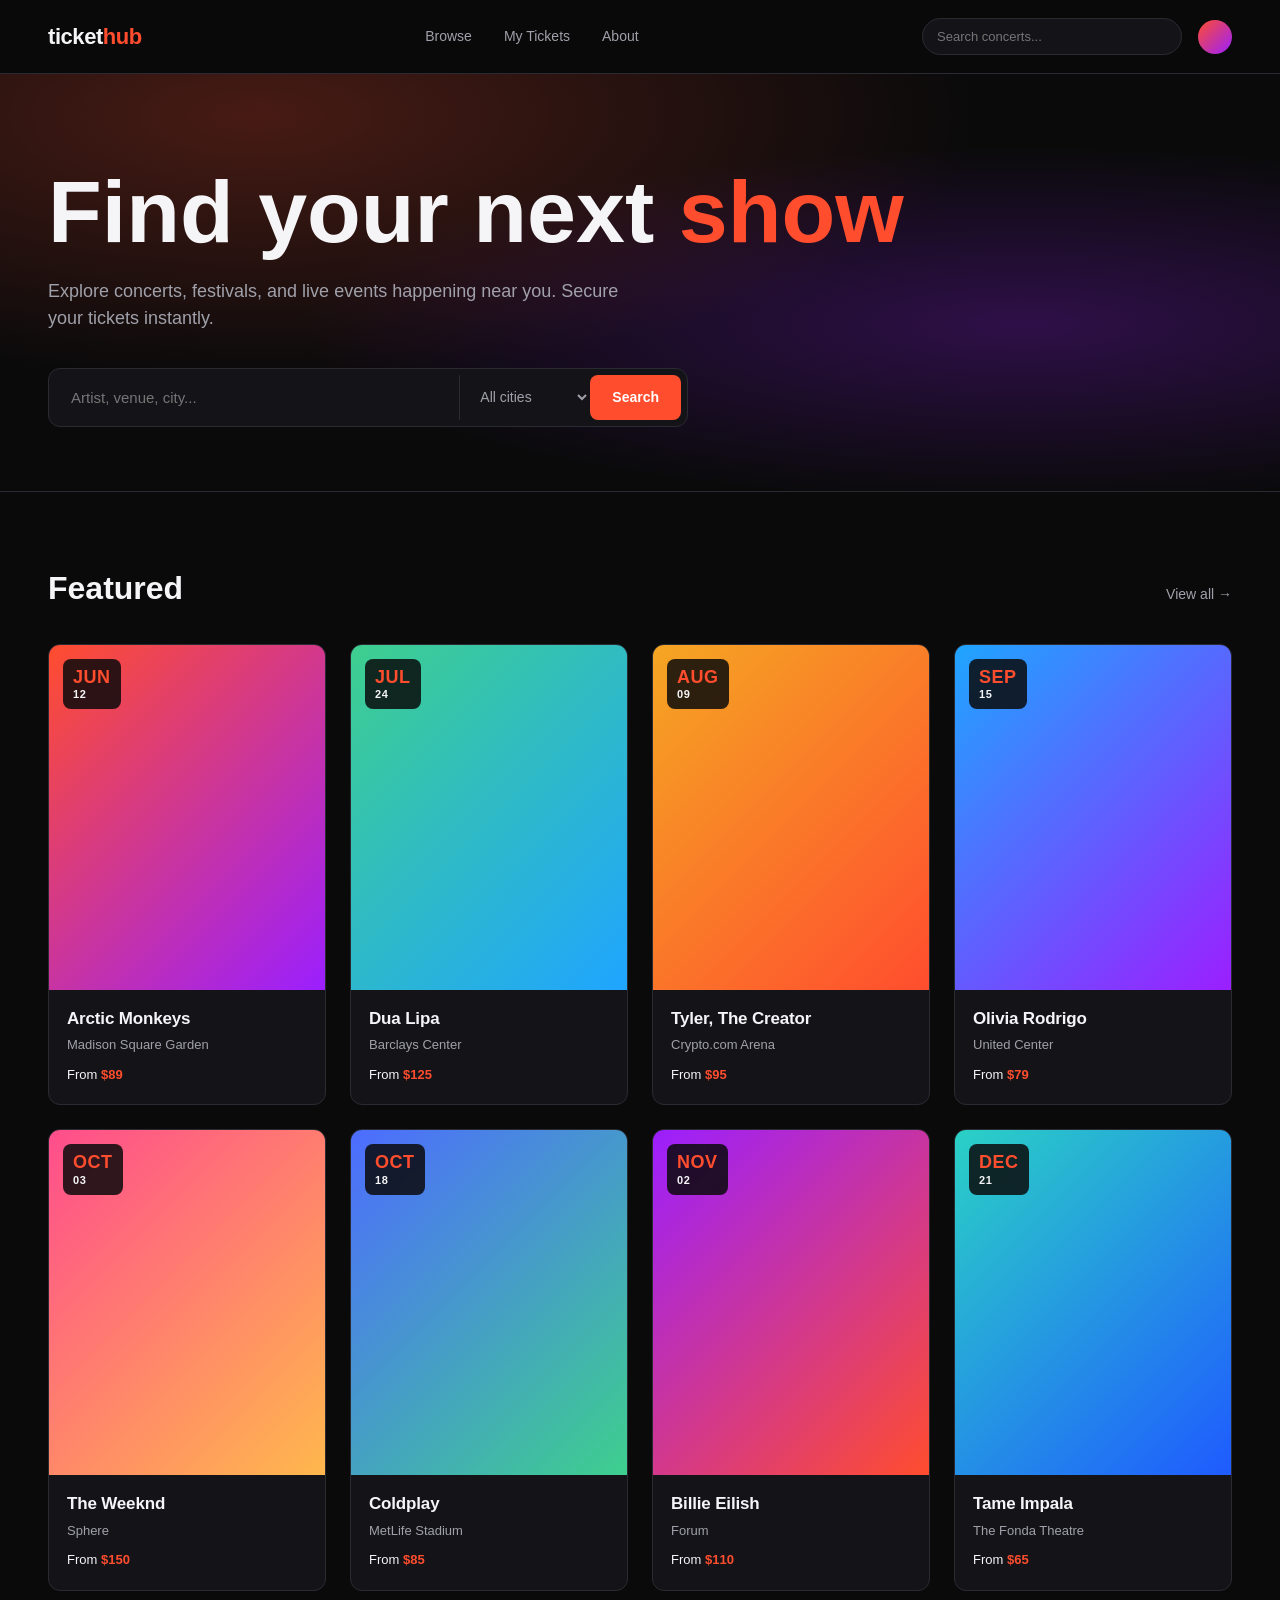
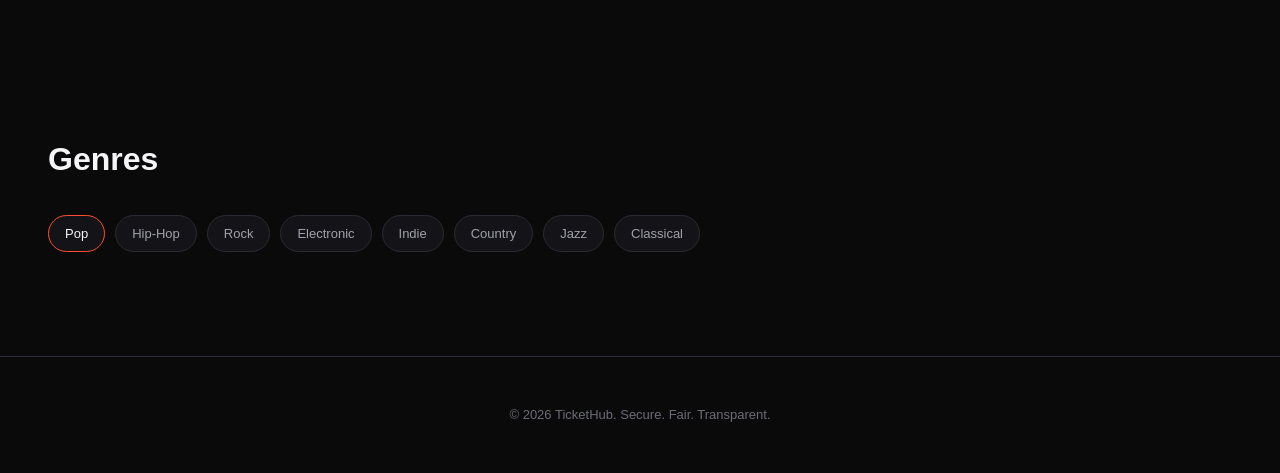
<file: prototype/index.html>
<!DOCTYPE html>
<html lang="en">
<head>
  <meta charset="UTF-8">
  <meta name="viewport" content="width=device-width, initial-scale=1.0">
  <title>Ticket Hub</title>
  <link rel="stylesheet" href="styles.css">
</head>
<body>
  <nav class="nav">
    <div class="nav-brand">ticket<span>hub</span></div>
    <div class="nav-links">
      <a href="#">Browse</a>
      <a href="#">My Tickets</a>
      <a href="#">About</a>
    </div>
    <div class="nav-actions">
      <input type="text" class="nav-search" placeholder="Search concerts...">
      <div class="nav-avatar"></div>
    </div>
  </nav>

  <section class="hero">
    <div class="hero-bg"></div>
    <div class="hero-inner">
      <h1>Find your next <em>show</em></h1>
      <p>Explore concerts, festivals, and live events happening near you. Secure your tickets instantly.</p>
      <div class="hero-search">
        <input type="text" placeholder="Artist, venue, city...">
        <select>
          <option>All cities</option>
          <option>New York</option>
          <option>Los Angeles</option>
          <option>Chicago</option>
          <option>Austin</option>
        </select>
        <button class="btn btn-primary" style="border: 0;">Search</button>
      </div>
    </div>
  </section>

  <div class="wrap">
    <section class="section">
      <div class="section-head">
        <h2>Featured</h2>
        <a href="#">View all →</a>
      </div>
      <div class="grid">
        <a href="event.html?id=arctic-monkeys" class="card">
          <div class="card-img"><div class="card-date"><strong>Jun</strong>12</div></div>
          <div class="card-body">
            <h3>Arctic Monkeys</h3>
            <div class="meta">Madison Square Garden</div>
            <div class="price">From <strong>$89</strong></div>
          </div>
        </a>
        <a href="event.html?id=dua-lipa" class="card">
          <div class="card-img b"><div class="card-date"><strong>Jul</strong>24</div></div>
          <div class="card-body">
            <h3>Dua Lipa</h3>
            <div class="meta">Barclays Center</div>
            <div class="price">From <strong>$125</strong></div>
          </div>
        </a>
        <a href="event.html" class="card">
          <div class="card-img c"><div class="card-date"><strong>Aug</strong>09</div></div>
          <div class="card-body">
            <h3>Tyler, The Creator</h3>
            <div class="meta">Crypto.com Arena</div>
            <div class="price">From <strong>$95</strong></div>
          </div>
        </a>
        <a href="event.html" class="card">
          <div class="card-img d"><div class="card-date"><strong>Sep</strong>15</div></div>
          <div class="card-body">
            <h3>Olivia Rodrigo</h3>
            <div class="meta">United Center</div>
            <div class="price">From <strong>$79</strong></div>
          </div>
        </a>
        <a href="event.html" class="card">
          <div class="card-img e"><div class="card-date"><strong>Oct</strong>03</div></div>
          <div class="card-body">
            <h3>The Weeknd</h3>
            <div class="meta">Sphere</div>
            <div class="price">From <strong>$150</strong></div>
          </div>
        </a>
        <a href="event.html" class="card">
          <div class="card-img f"><div class="card-date"><strong>Oct</strong>18</div></div>
          <div class="card-body">
            <h3>Coldplay</h3>
            <div class="meta">MetLife Stadium</div>
            <div class="price">From <strong>$85</strong></div>
          </div>
        </a>
        <a href="event.html" class="card">
          <div class="card-img g"><div class="card-date"><strong>Nov</strong>02</div></div>
          <div class="card-body">
            <h3>Billie Eilish</h3>
            <div class="meta">Forum</div>
            <div class="price">From <strong>$110</strong></div>
          </div>
        </a>
        <a href="event.html" class="card">
          <div class="card-img h"><div class="card-date"><strong>Dec</strong>21</div></div>
          <div class="card-body">
            <h3>Tame Impala</h3>
            <div class="meta">The Fonda Theatre</div>
            <div class="price">From <strong>$65</strong></div>
          </div>
        </a>
      </div>
    </section>

    <section class="section">
      <div class="section-head">
        <h2>Genres</h2>
      </div>
      <div class="chips">
        <div class="chip active">Pop</div>
        <div class="chip">Hip-Hop</div>
        <div class="chip">Rock</div>
        <div class="chip">Electronic</div>
        <div class="chip">Indie</div>
        <div class="chip">Country</div>
        <div class="chip">Jazz</div>
        <div class="chip">Classical</div>
      </div>
    </section>
  </div>

  <footer class="footer">
    © 2026 TicketHub. Secure. Fair. Transparent.
  </footer>
</body>
</html>
</file>
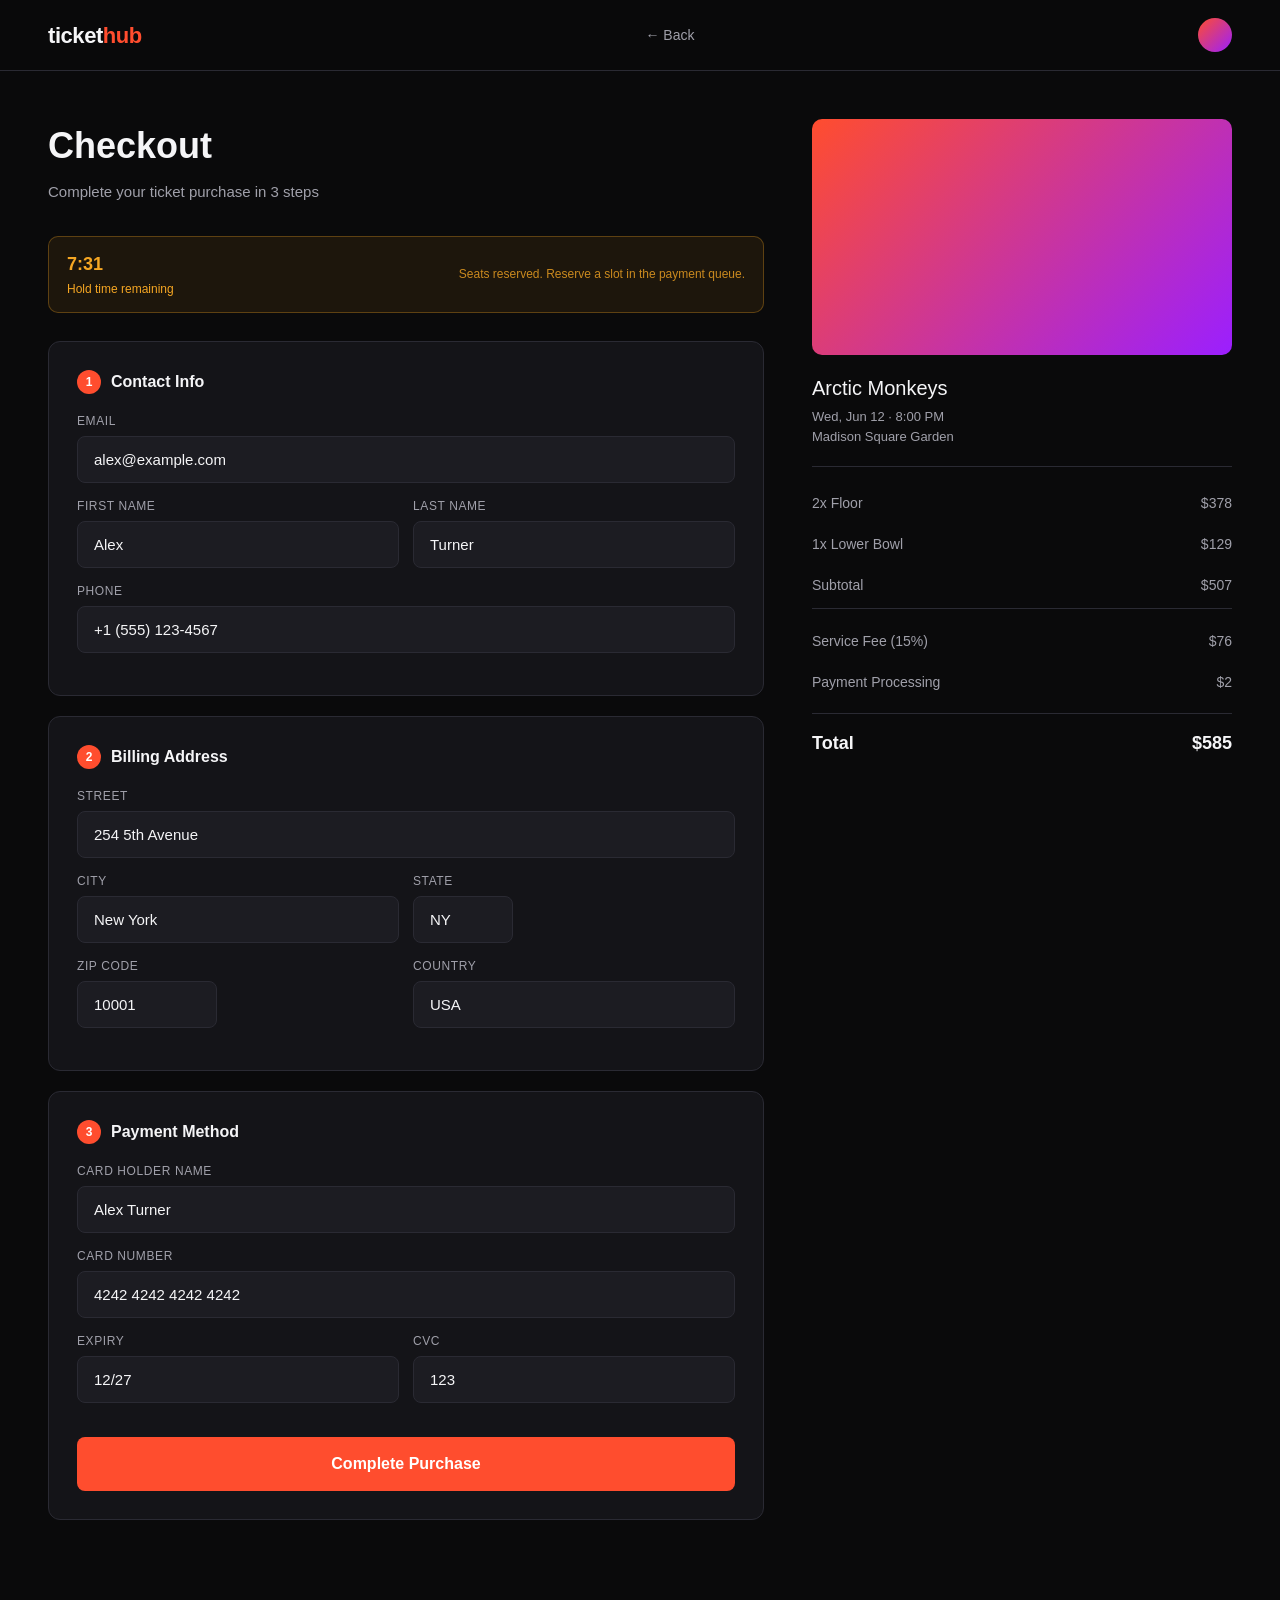
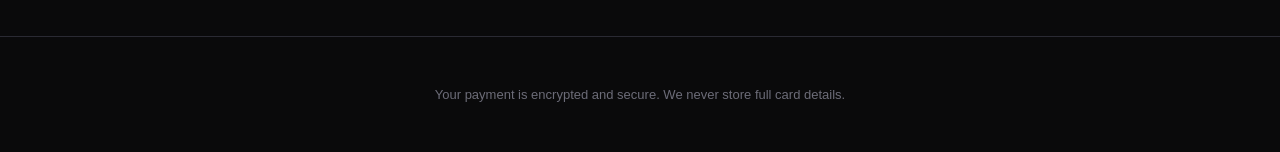
<file: prototype/checkout.html>
<!DOCTYPE html>
<html lang="en">
<head>
  <meta charset="UTF-8">
  <meta name="viewport" content="width=device-width, initial-scale=1.0">
  <title>Checkout — Arctic Monkeys</title>
  <link rel="stylesheet" href="styles.css">
</head>
<body>
  <nav class="nav">
    <div class="nav-brand">ticket<span>hub</span></div>
    <div class="nav-links">
      <a href="seats.html">← Back</a>
    </div>
    <div class="nav-actions">
      <div class="nav-avatar"></div>
    </div>
  </nav>

  <div class="wrap">
    <section class="checkout">
      <div>
        <h1>Checkout</h1>
        <p class="subhead">Complete your ticket purchase in 3 steps</p>

        <div class="hold-timer">
          <div>
            <strong>7:32</strong>
            <div style="font-size: 12px; margin-top: 2px;">Hold time remaining</div>
          </div>
          <div style="font-size: 12px; opacity: 0.8;">
            Seats reserved. Reserve a slot in the payment queue.
          </div>
        </div>

        <!-- STEP 1: Contact -->
        <div class="panel">
          <h3><span class="step-num">1</span> Contact Info</h3>
          <div class="field">
            <label>Email</label>
            <input type="email" placeholder="you@example.com" value="alex@example.com">
          </div>
          <div class="field-row">
            <div class="field">
              <label>First Name</label>
              <input type="text" placeholder="Alex" value="Alex">
            </div>
            <div class="field">
              <label>Last Name</label>
              <input type="text" placeholder="Turner" value="Turner">
            </div>
          </div>
          <div class="field">
            <label>Phone</label>
            <input type="tel" placeholder="+1 (555) 123-4567" value="+1 (555) 123-4567">
          </div>
        </div>

        <!-- STEP 2: Billing -->
        <div class="panel">
          <h3><span class="step-num">2</span> Billing Address</h3>
          <div class="field">
            <label>Street</label>
            <input type="text" placeholder="123 Main Street" value="254 5th Avenue">
          </div>
          <div class="field-row">
            <div class="field">
              <label>City</label>
              <input type="text" placeholder="New York" value="New York">
            </div>
            <div class="field">
              <label>State</label>
              <input type="text" placeholder="NY" value="NY" style="max-width: 100px;">
            </div>
          </div>
          <div class="field-row">
            <div class="field">
              <label>ZIP Code</label>
              <input type="text" placeholder="10001" value="10001" style="max-width: 140px;">
            </div>
            <div class="field">
              <label>Country</label>
              <input type="text" placeholder="USA" value="USA">
            </div>
          </div>
        </div>

        <!-- STEP 3: Payment -->
        <div class="panel">
          <h3><span class="step-num">3</span> Payment Method</h3>
          <div class="field">
            <label>Card Holder Name</label>
            <input type="text" placeholder="Alex Turner" value="Alex Turner">
          </div>
          <div class="field">
            <label>Card Number</label>
            <input type="text" placeholder="1234 5678 9012 3456" value="4242 4242 4242 4242">
          </div>
          <div class="field-row">
            <div class="field">
              <label>Expiry</label>
              <input type="text" placeholder="MM/YY" value="12/27">
            </div>
            <div class="field">
              <label>CVC</label>
              <input type="text" placeholder="123" value="123">
            </div>
          </div>
          <button class="btn btn-primary btn-block btn-lg" onclick="completeOrder()" style="margin-top: 20px;">
            Complete Purchase
          </button>
        </div>
      </div>

      <div class="order-summary">
        <div class="order-img"></div>
        <div class="order-title">Arctic Monkeys</div>
        <div class="order-meta">
          Wed, Jun 12 · 8:00 PM<br>
          Madison Square Garden
        </div>

        <div class="order-list">
          <div class="summary-row">
            <span>2x Floor</span>
            <span>$378</span>
          </div>
          <div class="summary-row">
            <span>1x Lower Bowl</span>
            <span>$129</span>
          </div>
          <div class="summary-row" style="border-bottom: 1px solid var(--border); padding-bottom: 12px; margin-bottom: 12px;">
            <span>Subtotal</span>
            <span>$507</span>
          </div>
          <div class="summary-row">
            <span>Service Fee (15%)</span>
            <span>$76</span>
          </div>
          <div class="summary-row">
            <span>Payment Processing</span>
            <span>$2</span>
          </div>
          <div class="summary-row total">
            <span>Total</span>
            <span>$585</span>
          </div>
        </div>
      </div>
    </section>
  </div>

  <footer class="footer">
    Your payment is encrypted and secure. We never store full card details.
  </footer>

  <script>
    function completeOrder() {
      window.location.href = 'ticket.html';
    }

    // Animate hold timer
    let remaining = 452; // 7:32 in seconds
    setInterval(() => {
      remaining--;
      if (remaining < 0) remaining = 452;
      const mins = Math.floor(remaining / 60);
      const secs = remaining % 60;
      document.querySelector('.hold-timer strong').textContent =
        mins + ':' + (secs < 10 ? '0' : '') + secs;
    }, 1000);
  </script>
</body>
</html>
</file>
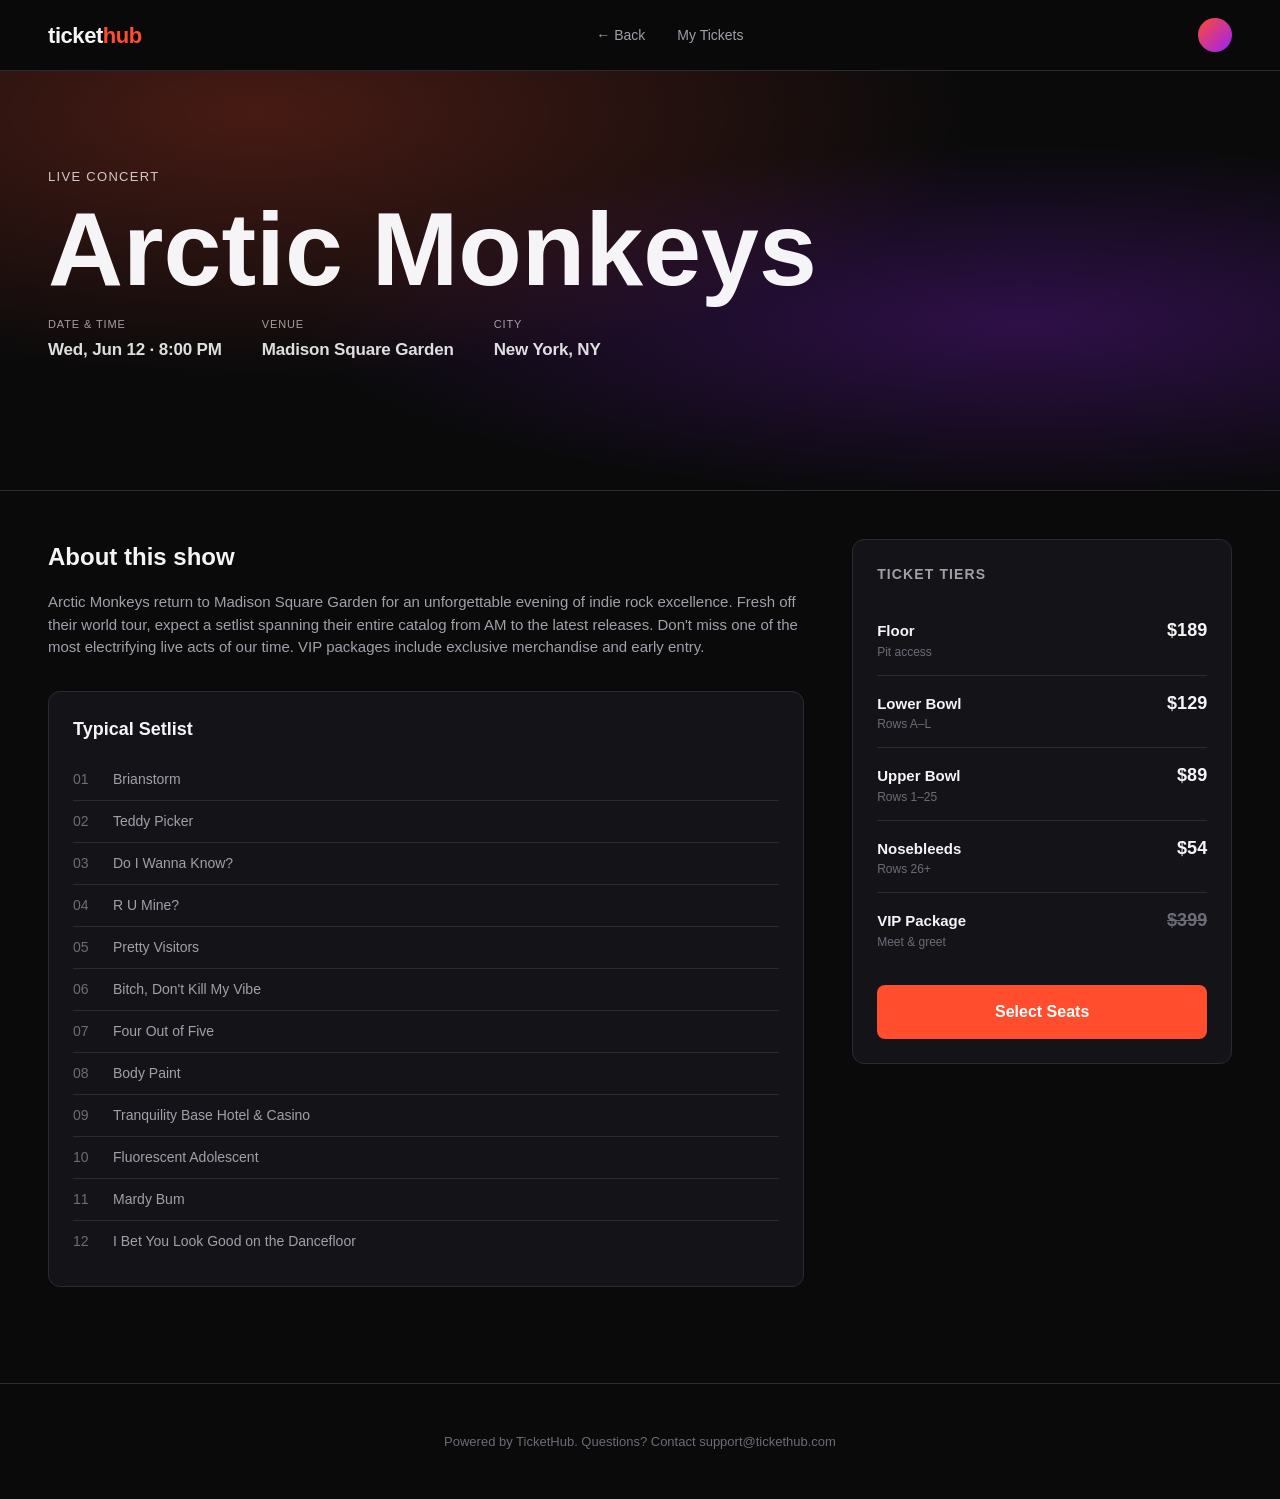
<file: prototype/event.html>
<!DOCTYPE html>
<html lang="en">
<head>
  <meta charset="UTF-8">
  <meta name="viewport" content="width=device-width, initial-scale=1.0">
  <title id="page-title">Arctic Monkeys — June 12 @ MSG</title>
  <link rel="stylesheet" href="styles.css">
  <script src="data.js"></script>
</head>
<body>
  <nav class="nav">
    <div class="nav-brand">ticket<span>hub</span></div>
    <div class="nav-links">
      <a href="index.html">← Back</a>
      <a href="#">My Tickets</a>
    </div>
    <div class="nav-actions">
      <div class="nav-avatar"></div>
    </div>
  </nav>

  <section class="event-hero">
    <div class="hero-bg"></div>
    <div class="event-hero-inner">
      <div class="kicker" id="hero-kicker">Live Concert</div>
      <h1 id="hero-artist">Arctic Monkeys</h1>
      <div class="meta-row">
        <div>
          <div class="label">Date & Time</div>
          <strong id="meta-datetime">Wed, Jun 12 · 8:00 PM</strong>
        </div>
        <div>
          <div class="label">Venue</div>
          <strong id="meta-venue">Madison Square Garden</strong>
        </div>
        <div>
          <div class="label">City</div>
          <strong id="meta-city">New York, NY</strong>
        </div>
      </div>
    </div>
  </section>

  <div class="wrap">
    <section class="event-body">
      <div class="stack">
        <div>
          <h2>About this show</h2>
          <p id="about-text">Arctic Monkeys return to Madison Square Garden for an unforgettable evening of indie rock excellence. Fresh off their world tour, expect a setlist spanning their entire catalog from AM to the latest releases.</p>
        </div>

        <div class="setlist">
          <h2>Typical Setlist</h2>
          <ol id="setlist-items">
            <li>Brianstorm</li>
            <li>Teddy Picker</li>
            <li>Do I Wanna Know?</li>
            <li>R U Mine?</li>
            <li>Pretty Visitors</li>
            <li>Bitch, Don't Kill My Vibe</li>
            <li>Four Out of Five</li>
            <li>Body Paint</li>
            <li>Tranquility Base Hotel & Casino</li>
            <li>Fluorescent Adolescent</li>
            <li>Mardy Bum</li>
            <li>I Bet You Look Good on the Dancefloor</li>
          </ol>
        </div>
      </div>

      <div class="tier-card">
        <h3>Ticket Tiers</h3>
        <div id="tier-rows">
          <div class="tier-row">
            <div>
              <div class="name">Floor</div>
              <div class="sub">Pit access</div>
            </div>
            <div class="price">$189</div>
          </div>
          <div class="tier-row">
            <div>
              <div class="name">Lower Bowl</div>
              <div class="sub">Rows A–L</div>
            </div>
            <div class="price">$129</div>
          </div>
          <div class="tier-row">
            <div>
              <div class="name">Upper Bowl</div>
              <div class="sub">Rows 1–25</div>
            </div>
            <div class="price">$89</div>
          </div>
          <div class="tier-row">
            <div>
              <div class="name">Nosebleeds</div>
              <div class="sub">Rows 26+</div>
            </div>
            <div class="price">$54</div>
          </div>
          <div class="tier-row soldout">
            <div>
              <div class="name">VIP Package</div>
              <div class="sub">Meet & greet</div>
            </div>
            <div class="price">$399</div>
          </div>
        </div>
        <button class="btn btn-primary btn-block btn-lg" style="margin-top: 20px;">
          Select Seats
        </button>
        <a href="seats.html" style="display: none;">Select Seats</a>
      </div>
    </section>
  </div>

  <footer class="footer">
    Powered by TicketHub. Questions? Contact support@tickethub.com
  </footer>

  <script>
    function getQueryParam(param) {
      const urlParams = new URLSearchParams(window.location.search);
      return urlParams.get(param);
    }

    function populateEvent() {
      const concertId = getQueryParam('id') || 'arctic-monkeys';
      const concert = concerts[concertId];

      if (!concert) {
        console.error('Concert not found:', concertId);
        return;
      }

      // Update title
      document.getElementById('page-title').textContent = `${concert.artist} — ${concert.date} @ ${concert.venue.split(' ')[0]}`;

      // Update hero section
      document.getElementById('hero-kicker').textContent = concert.kicker;
      document.getElementById('hero-artist').textContent = concert.artist;
      document.getElementById('meta-datetime').textContent = `${concert.date} · ${concert.time}`;
      document.getElementById('meta-venue').textContent = concert.venue;
      document.getElementById('meta-city').textContent = concert.city;

      // Update about text
      document.getElementById('about-text').textContent = concert.bio;

      // Update setlist
      const setlistOl = document.getElementById('setlist-items');
      setlistOl.innerHTML = '';
      concert.setlist.forEach(song => {
        const li = document.createElement('li');
        li.textContent = song;
        setlistOl.appendChild(li);
      });

      // Update tier rows
      const tierRows = document.getElementById('tier-rows');
      tierRows.innerHTML = '';
      concert.tiers.forEach(tier => {
        const tierDiv = document.createElement('div');
        tierDiv.className = `tier-row${tier.soldOut ? ' soldout' : ''}`;
        tierDiv.innerHTML = `
          <div>
            <div class="name">${tier.name}</div>
            <div class="sub">${tier.description}</div>
          </div>
          <div class="price">$${tier.price}</div>
        `;
        tierRows.appendChild(tierDiv);
      });
    }

    document.addEventListener('DOMContentLoaded', populateEvent);

    document.querySelector('.btn').addEventListener('click', () => {
      window.location.href = 'seats.html';
    });
  </script>
</body>
</html>
</file>
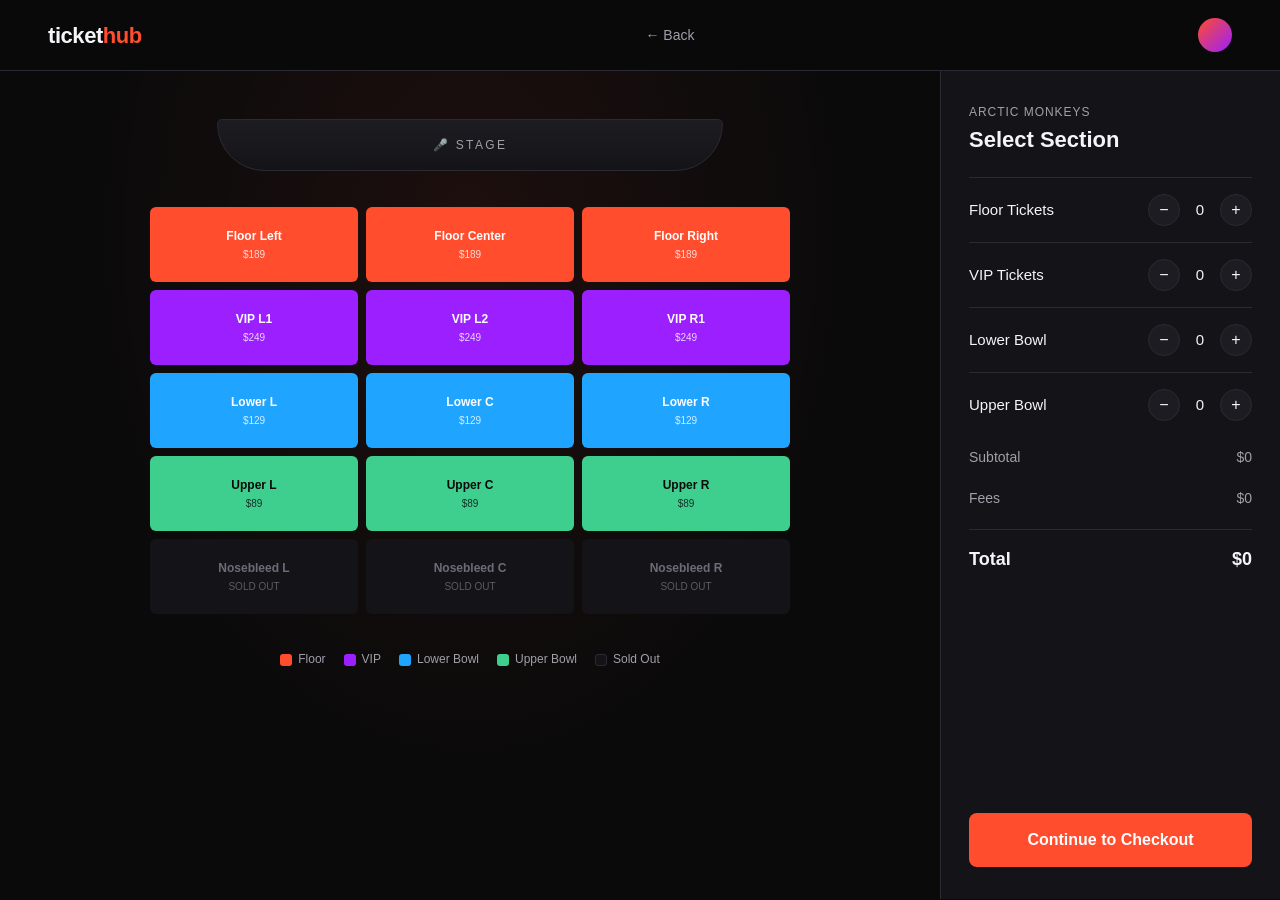
<file: prototype/seats.html>
<!DOCTYPE html>
<html lang="en">
<head>
  <meta charset="UTF-8">
  <meta name="viewport" content="width=device-width, initial-scale=1.0">
  <title>Select Seats — Arctic Monkeys</title>
  <link rel="stylesheet" href="styles.css">
</head>
<body>
  <nav class="nav">
    <div class="nav-brand">ticket<span>hub</span></div>
    <div class="nav-links">
      <a href="event.html">← Back</a>
    </div>
    <div class="nav-actions">
      <div class="nav-avatar"></div>
    </div>
  </nav>

  <div class="seats-layout">
    <div class="seats-map">
      <div class="stage">🎤 Stage</div>

      <div class="seats-venue">
        <div class="section-row">
          <div class="sec floor" data-section="FLOOR-L">
            Floor Left
            <small>$189</small>
          </div>
          <div class="sec floor" data-section="FLOOR-C">
            Floor Center
            <small>$189</small>
          </div>
          <div class="sec floor" data-section="FLOOR-R">
            Floor Right
            <small>$189</small>
          </div>
        </div>

        <div class="section-row">
          <div class="sec vip" data-section="VIP-L">
            VIP L1
            <small>$249</small>
          </div>
          <div class="sec vip" data-section="VIP-L2">
            VIP L2
            <small>$249</small>
          </div>
          <div class="sec vip" data-section="VIP-R">
            VIP R1
            <small>$249</small>
          </div>
        </div>

        <div class="section-row">
          <div class="sec lower" data-section="LOWER-L">
            Lower L
            <small>$129</small>
          </div>
          <div class="sec lower" data-section="LOWER-C">
            Lower C
            <small>$129</small>
          </div>
          <div class="sec lower" data-section="LOWER-R">
            Lower R
            <small>$129</small>
          </div>
        </div>

        <div class="section-row">
          <div class="sec upper" data-section="UPPER-L">
            Upper L
            <small>$89</small>
          </div>
          <div class="sec upper" data-section="UPPER-C">
            Upper C
            <small>$89</small>
          </div>
          <div class="sec upper" data-section="UPPER-R">
            Upper R
            <small>$89</small>
          </div>
        </div>

        <div class="section-row">
          <div class="sec sold" disabled>
            Nosebleed L
            <small>SOLD OUT</small>
          </div>
          <div class="sec sold" disabled>
            Nosebleed C
            <small>SOLD OUT</small>
          </div>
          <div class="sec sold" disabled>
            Nosebleed R
            <small>SOLD OUT</small>
          </div>
        </div>
      </div>

      <div class="legend">
        <div><span class="legend-dot floor"></span>Floor</div>
        <div><span class="legend-dot vip"></span>VIP</div>
        <div><span class="legend-dot lower"></span>Lower Bowl</div>
        <div><span class="legend-dot upper"></span>Upper Bowl</div>
        <div><span class="legend-dot sold"></span>Sold Out</div>
      </div>
    </div>

    <div class="seats-sidebar">
      <div class="event-mini">Arctic Monkeys</div>
      <h2>Select Section</h2>

      <div id="selected-section"></div>

      <div class="qty-row">
        <span>Floor Tickets</span>
        <div class="qty-ctrl">
          <button onclick="decQty('floor')">−</button>
          <span id="floor-qty">0</span>
          <button onclick="incQty('floor')">+</button>
        </div>
      </div>

      <div class="qty-row">
        <span>VIP Tickets</span>
        <div class="qty-ctrl">
          <button onclick="decQty('vip')">−</button>
          <span id="vip-qty">0</span>
          <button onclick="incQty('vip')">+</button>
        </div>
      </div>

      <div class="qty-row">
        <span>Lower Bowl</span>
        <div class="qty-ctrl">
          <button onclick="decQty('lower')">−</button>
          <span id="lower-qty">0</span>
          <button onclick="incQty('lower')">+</button>
        </div>
      </div>

      <div class="qty-row">
        <span>Upper Bowl</span>
        <div class="qty-ctrl">
          <button onclick="decQty('upper')">−</button>
          <span id="upper-qty">0</span>
          <button onclick="incQty('upper')">+</button>
        </div>
      </div>

      <div class="summary-row">
        <span>Subtotal</span>
        <span id="subtotal">$0</span>
      </div>
      <div class="summary-row">
        <span>Fees</span>
        <span id="fees">$0</span>
      </div>
      <div class="summary-row total">
        <span>Total</span>
        <span id="total">$0</span>
      </div>

      <div class="sidebar-footer">
        <button class="btn btn-primary btn-block btn-lg" onclick="gotoCheckout()">
          Continue to Checkout
        </button>
      </div>
    </div>
  </div>

  <script>
    const prices = { floor: 189, vip: 249, lower: 129, upper: 89 };
    const quantities = { floor: 0, vip: 0, lower: 0, upper: 0 };

    function incQty(tier) {
      if (quantities[tier] < 6) quantities[tier]++;
      update();
    }

    function decQty(tier) {
      if (quantities[tier] > 0) quantities[tier]--;
      update();
    }

    function update() {
      Object.keys(quantities).forEach(tier => {
        document.getElementById(tier + '-qty').textContent = quantities[tier];
      });
      let subtotal = 0;
      Object.keys(quantities).forEach(tier => {
        subtotal += quantities[tier] * prices[tier];
      });
      const fees = Math.round(subtotal * 0.15);
      const total = subtotal + fees;
      document.getElementById('subtotal').textContent = '$' + subtotal.toLocaleString();
      document.getElementById('fees').textContent = '$' + fees.toLocaleString();
      document.getElementById('total').textContent = '$' + total.toLocaleString();
    }

    document.querySelectorAll('.sec:not(.sold)').forEach(btn => {
      btn.addEventListener('click', function() {
        document.querySelectorAll('.sec.selected').forEach(s => s.classList.remove('selected'));
        this.classList.add('selected');
        const section = this.getAttribute('data-section');
        const tier = section.split('-')[0].toLowerCase();
        document.getElementById('selected-section').innerHTML = `<strong style="color: #fff; display: block; margin-bottom: 14px;">Section: ${section}</strong>`;
      });
    });

    function gotoCheckout() {
      const total = Object.keys(quantities).reduce((sum, tier) => sum + quantities[tier], 0);
      if (total === 0) {
        alert('Please select at least one ticket');
        return;
      }
      window.location.href = 'checkout.html';
    }
  </script>
</body>
</html>
</file>
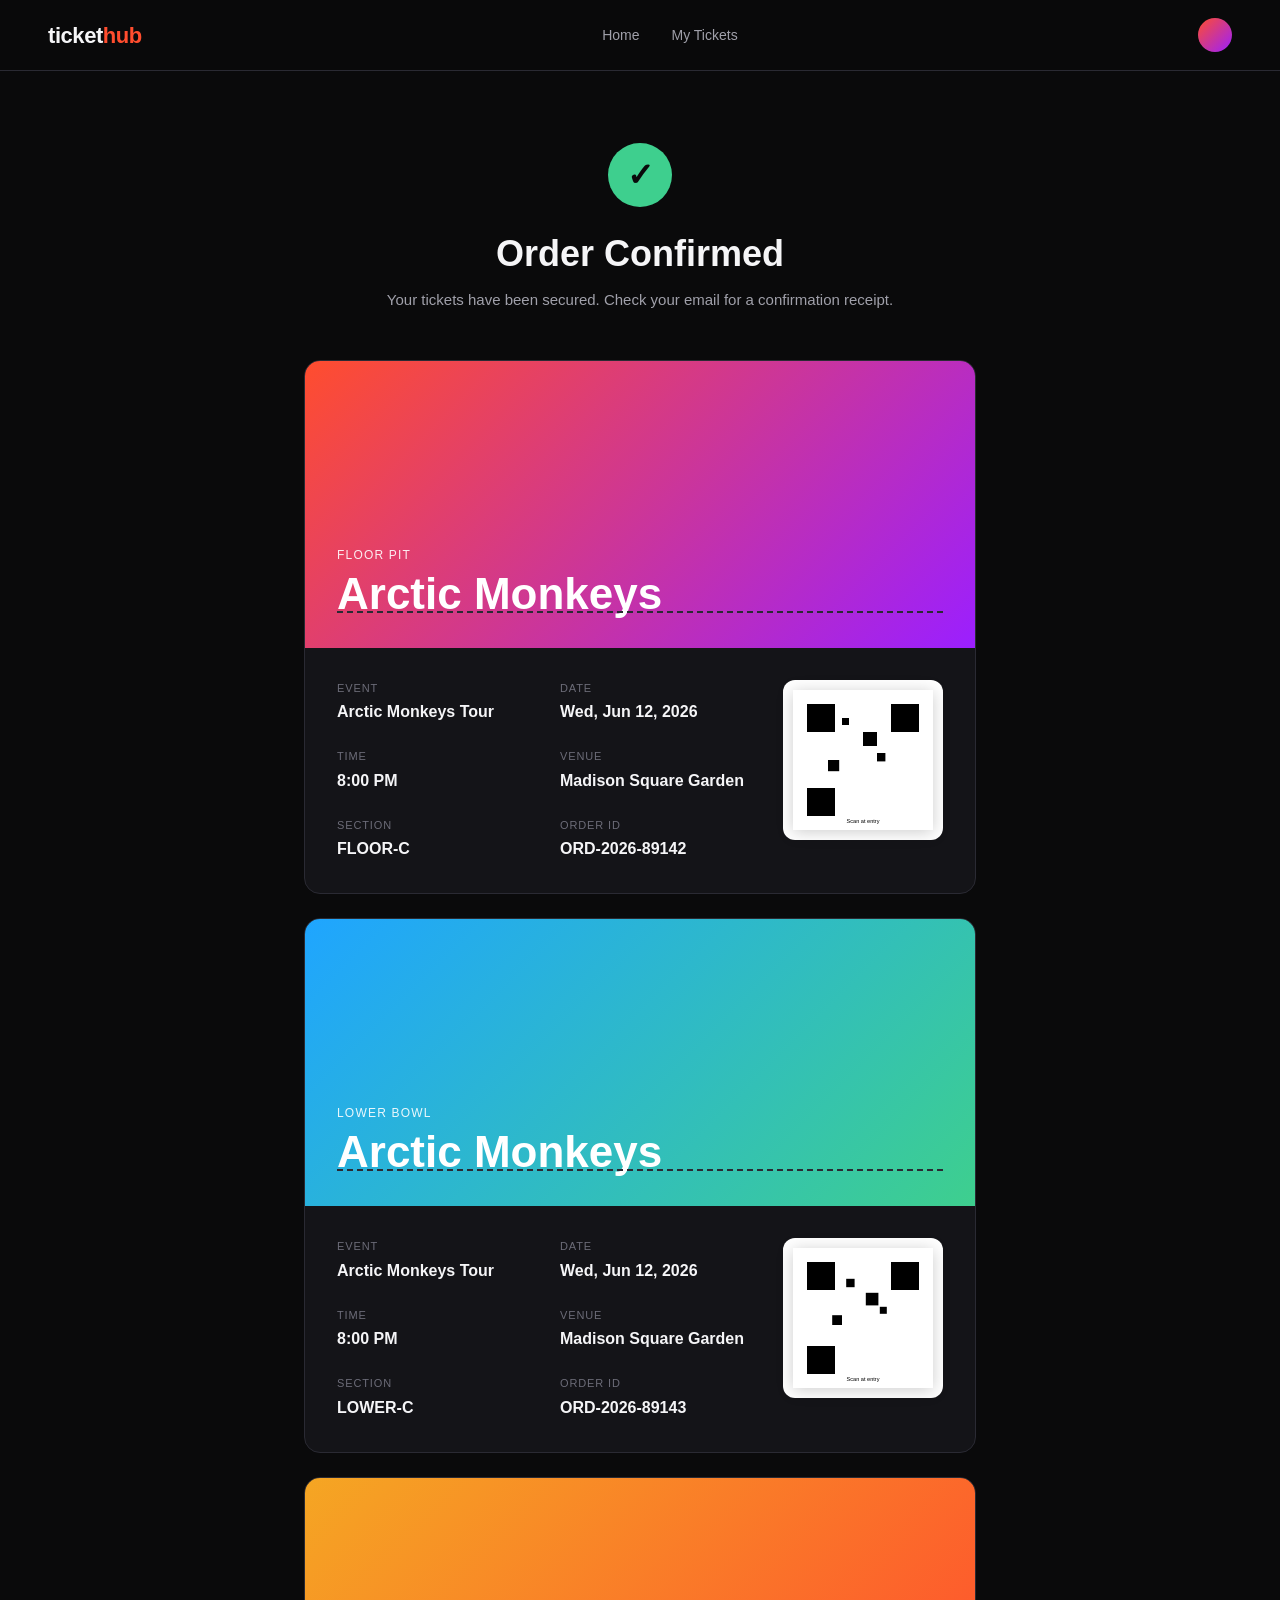
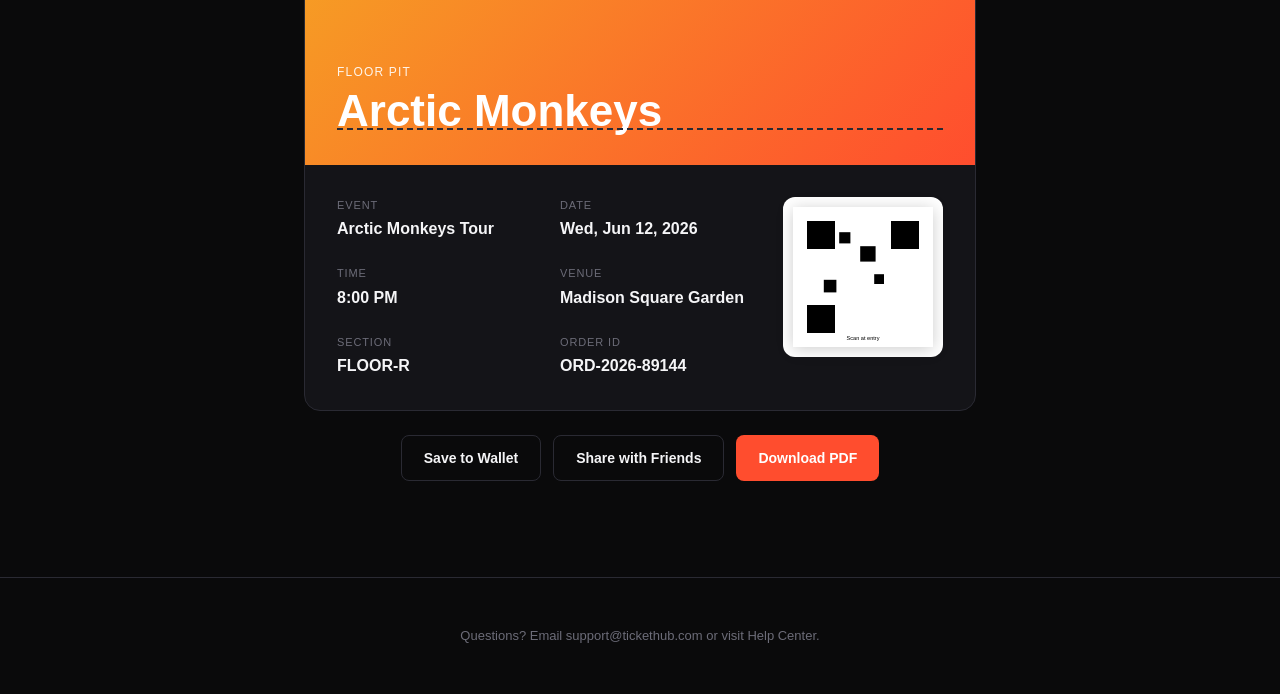
<file: prototype/ticket.html>
<!DOCTYPE html>
<html lang="en">
<head>
  <meta charset="UTF-8">
  <meta name="viewport" content="width=device-width, initial-scale=1.0">
  <title>Your Tickets — TicketHub</title>
  <link rel="stylesheet" href="styles.css">
</head>
<body>
  <nav class="nav">
    <div class="nav-brand">ticket<span>hub</span></div>
    <div class="nav-links">
      <a href="index.html">Home</a>
      <a href="#">My Tickets</a>
    </div>
    <div class="nav-actions">
      <div class="nav-avatar"></div>
    </div>
  </nav>

  <div class="ticket-wrap">
    <section class="ticket-hero">
      <div class="check">✓</div>
      <h1>Order Confirmed</h1>
      <p>Your tickets have been secured. Check your email for a confirmation receipt.</p>
    </section>

    <!-- TICKET 1 -->
    <div class="ticket-card">
      <div class="ticket-banner">
        <div class="kicker">Floor Pit</div>
        <h2>Arctic Monkeys</h2>
      </div>
      <div class="ticket-body">
        <div class="ticket-details">
          <div>
            <div class="label">Event</div>
            <div class="val">Arctic Monkeys Tour</div>
          </div>
          <div>
            <div class="label">Date</div>
            <div class="val">Wed, Jun 12, 2026</div>
          </div>
          <div>
            <div class="label">Time</div>
            <div class="val">8:00 PM</div>
          </div>
          <div>
            <div class="label">Venue</div>
            <div class="val">Madison Square Garden</div>
          </div>
          <div>
            <div class="label">Section</div>
            <div class="val">FLOOR-C</div>
          </div>
          <div>
            <div class="label">Order ID</div>
            <div class="val">ORD-2026-89142</div>
          </div>
        </div>
        <div class="qr">
          <svg viewBox="0 0 100 100" style="filter: drop-shadow(0 2px 8px rgba(0,0,0,0.2));">
            <rect fill="white" width="100" height="100"/>
            <rect x="10" y="10" width="20" height="20" fill="black"/>
            <rect x="70" y="10" width="20" height="20" fill="black"/>
            <rect x="10" y="70" width="20" height="20" fill="black"/>
            <rect x="35" y="20" width="5" height="5" fill="black"/>
            <rect x="50" y="30" width="10" height="10" fill="black"/>
            <rect x="25" y="50" width="8" height="8" fill="black"/>
            <rect x="60" y="45" width="6" height="6" fill="black"/>
            <text x="50" y="95" text-anchor="middle" font-size="4" fill="black">Scan at entry</text>
          </svg>
        </div>
      </div>
    </div>

    <!-- TICKET 2 -->
    <div class="ticket-card">
      <div class="ticket-banner" style="background: linear-gradient(135deg, #1fa5ff, #3ecf8e);">
        <div class="kicker">Lower Bowl</div>
        <h2>Arctic Monkeys</h2>
      </div>
      <div class="ticket-body">
        <div class="ticket-details">
          <div>
            <div class="label">Event</div>
            <div class="val">Arctic Monkeys Tour</div>
          </div>
          <div>
            <div class="label">Date</div>
            <div class="val">Wed, Jun 12, 2026</div>
          </div>
          <div>
            <div class="label">Time</div>
            <div class="val">8:00 PM</div>
          </div>
          <div>
            <div class="label">Venue</div>
            <div class="val">Madison Square Garden</div>
          </div>
          <div>
            <div class="label">Section</div>
            <div class="val">LOWER-C</div>
          </div>
          <div>
            <div class="label">Order ID</div>
            <div class="val">ORD-2026-89143</div>
          </div>
        </div>
        <div class="qr">
          <svg viewBox="0 0 100 100" style="filter: drop-shadow(0 2px 8px rgba(0,0,0,0.2));">
            <rect fill="white" width="100" height="100"/>
            <rect x="10" y="10" width="20" height="20" fill="black"/>
            <rect x="70" y="10" width="20" height="20" fill="black"/>
            <rect x="10" y="70" width="20" height="20" fill="black"/>
            <rect x="38" y="22" width="6" height="6" fill="black"/>
            <rect x="52" y="32" width="9" height="9" fill="black"/>
            <rect x="28" y="48" width="7" height="7" fill="black"/>
            <rect x="62" y="42" width="5" height="5" fill="black"/>
            <text x="50" y="95" text-anchor="middle" font-size="4" fill="black">Scan at entry</text>
          </svg>
        </div>
      </div>
    </div>

    <!-- TICKET 3 -->
    <div class="ticket-card">
      <div class="ticket-banner" style="background: linear-gradient(135deg, #f5a623, #ff4d2e);">
        <div class="kicker">Floor Pit</div>
        <h2>Arctic Monkeys</h2>
      </div>
      <div class="ticket-body">
        <div class="ticket-details">
          <div>
            <div class="label">Event</div>
            <div class="val">Arctic Monkeys Tour</div>
          </div>
          <div>
            <div class="label">Date</div>
            <div class="val">Wed, Jun 12, 2026</div>
          </div>
          <div>
            <div class="label">Time</div>
            <div class="val">8:00 PM</div>
          </div>
          <div>
            <div class="label">Venue</div>
            <div class="val">Madison Square Garden</div>
          </div>
          <div>
            <div class="label">Section</div>
            <div class="val">FLOOR-R</div>
          </div>
          <div>
            <div class="label">Order ID</div>
            <div class="val">ORD-2026-89144</div>
          </div>
        </div>
        <div class="qr">
          <svg viewBox="0 0 100 100" style="filter: drop-shadow(0 2px 8px rgba(0,0,0,0.2));">
            <rect fill="white" width="100" height="100"/>
            <rect x="10" y="10" width="20" height="20" fill="black"/>
            <rect x="70" y="10" width="20" height="20" fill="black"/>
            <rect x="10" y="70" width="20" height="20" fill="black"/>
            <rect x="33" y="18" width="8" height="8" fill="black"/>
            <rect x="48" y="28" width="11" height="11" fill="black"/>
            <rect x="22" y="52" width="9" height="9" fill="black"/>
            <rect x="58" y="48" width="7" height="7" fill="black"/>
            <text x="50" y="95" text-anchor="middle" font-size="4" fill="black">Scan at entry</text>
          </svg>
        </div>
      </div>
    </div>

    <div class="ticket-actions">
      <button class="btn btn-ghost">Save to Wallet</button>
      <button class="btn btn-ghost">Share with Friends</button>
      <button class="btn btn-primary">Download PDF</button>
    </div>
  </div>

  <footer class="footer">
    Questions? Email support@tickethub.com or visit Help Center.
  </footer>

  <script>
    document.querySelectorAll('.ticket-actions button').forEach(btn => {
      btn.addEventListener('click', function() {
        alert('In a real app, this would: ' + this.textContent.trim());
      });
    });
  </script>
</body>
</html>
</file>
<file: prototype/styles.css>
:root {
  --bg: #0a0a0b;
  --surface: #141418;
  --surface-2: #1c1c22;
  --border: #2a2a33;
  --text: #f5f5f7;
  --text-dim: #a0a0aa;
  --text-mute: #6c6c78;
  --accent: #ff4d2e;
  --accent-hover: #ff6b4f;
  --success: #3ecf8e;
  --warn: #f5a623;
}

* { box-sizing: border-box; margin: 0; padding: 0; }

html, body {
  background: var(--bg);
  color: var(--text);
  font-family: -apple-system, BlinkMacSystemFont, "Segoe UI", "Inter", sans-serif;
  font-size: 15px;
  line-height: 1.5;
  -webkit-font-smoothing: antialiased;
}

a { color: inherit; text-decoration: none; }

.display {
  font-family: "Futura", "Trebuchet MS", "Helvetica Neue", sans-serif;
  font-weight: 900;
  letter-spacing: -0.02em;
  text-transform: uppercase;
}

/* NAV */
.nav {
  position: sticky;
  top: 0;
  z-index: 10;
  display: flex;
  align-items: center;
  justify-content: space-between;
  padding: 18px 48px;
  background: rgba(10, 10, 11, 0.85);
  backdrop-filter: blur(12px);
  border-bottom: 1px solid var(--border);
}
.nav-brand { font-family: "Futura", "Helvetica Neue", sans-serif; font-weight: 900; font-size: 22px; letter-spacing: -0.02em; }
.nav-brand span { color: var(--accent); }
.nav-links { display: flex; gap: 32px; font-size: 14px; color: var(--text-dim); }
.nav-links a:hover { color: var(--text); }
.nav-actions { display: flex; align-items: center; gap: 16px; }
.nav-search {
  background: var(--surface);
  border: 1px solid var(--border);
  color: var(--text);
  padding: 10px 14px;
  border-radius: 999px;
  width: 260px;
  font-size: 13px;
}
.nav-avatar {
  width: 34px; height: 34px;
  border-radius: 50%;
  background: linear-gradient(135deg, #ff4d2e, #9b1fff);
}

/* CONTAINERS */
.wrap { max-width: 1280px; margin: 0 auto; padding: 0 48px; }
.stack > * + * { margin-top: 24px; }

/* BUTTONS */
.btn {
  display: inline-flex;
  align-items: center;
  justify-content: center;
  gap: 8px;
  padding: 14px 22px;
  border-radius: 8px;
  font-weight: 600;
  font-size: 14px;
  border: 0;
  cursor: pointer;
  transition: background 0.15s, transform 0.1s;
}
.btn-primary { background: var(--accent); color: #fff; }
.btn-primary:hover { background: var(--accent-hover); }
.btn-primary:active { transform: scale(0.98); }
.btn-ghost { background: transparent; color: var(--text); border: 1px solid var(--border); }
.btn-ghost:hover { background: var(--surface); }
.btn-lg { padding: 18px 32px; font-size: 16px; }
.btn-block { width: 100%; }

/* HERO (discover) */
.hero {
  position: relative;
  padding: 96px 48px 64px;
  overflow: hidden;
  border-bottom: 1px solid var(--border);
}
.hero-bg {
  position: absolute; inset: 0;
  background:
    radial-gradient(ellipse at 20% 10%, rgba(255, 77, 46, 0.25), transparent 50%),
    radial-gradient(ellipse at 80% 60%, rgba(155, 31, 255, 0.25), transparent 50%),
    linear-gradient(180deg, #0a0a0b, #0a0a0b);
  z-index: 0;
}
.hero-inner { position: relative; z-index: 1; max-width: 1280px; margin: 0 auto; }
.hero h1 { font-size: 88px; line-height: 0.95; margin-bottom: 24px; }
.hero h1 em { font-style: normal; color: var(--accent); }
.hero p { font-size: 18px; color: var(--text-dim); max-width: 580px; margin-bottom: 36px; }
.hero-search {
  display: flex;
  gap: 0;
  max-width: 640px;
  background: var(--surface);
  border: 1px solid var(--border);
  border-radius: 12px;
  padding: 6px;
}
.hero-search input {
  flex: 1;
  background: transparent;
  border: 0;
  color: var(--text);
  padding: 14px 16px;
  font-size: 15px;
  outline: none;
}
.hero-search select {
  background: transparent;
  border: 0;
  border-left: 1px solid var(--border);
  color: var(--text-dim);
  padding: 0 16px;
  font-size: 14px;
}

/* SECTION */
.section { padding: 72px 0; }
.section-head {
  display: flex;
  justify-content: space-between;
  align-items: baseline;
  margin-bottom: 32px;
}
.section-head h2 { font-size: 32px; }
.section-head a { color: var(--text-dim); font-size: 14px; }
.section-head a:hover { color: var(--accent); }

/* CARD GRID */
.grid {
  display: grid;
  grid-template-columns: repeat(4, 1fr);
  gap: 24px;
}
.card {
  background: var(--surface);
  border: 1px solid var(--border);
  border-radius: 12px;
  overflow: hidden;
  transition: transform 0.15s, border-color 0.15s;
  cursor: pointer;
}
.card:hover { transform: translateY(-2px); border-color: var(--accent); }
.card-img {
  aspect-ratio: 4 / 5;
  background: linear-gradient(135deg, #ff4d2e 0%, #9b1fff 100%);
  position: relative;
}
.card-img.b { background: linear-gradient(135deg, #3ecf8e, #1fa5ff); }
.card-img.c { background: linear-gradient(135deg, #f5a623, #ff4d2e); }
.card-img.d { background: linear-gradient(135deg, #1fa5ff, #9b1fff); }
.card-img.e { background: linear-gradient(135deg, #ff4d8c, #ffb84d); }
.card-img.f { background: linear-gradient(135deg, #4d6cff, #3ecf8e); }
.card-img.g { background: linear-gradient(135deg, #9b1fff, #ff4d2e); }
.card-img.h { background: linear-gradient(135deg, #2ad1c5, #1f5bff); }
.card-date {
  position: absolute;
  top: 14px;
  left: 14px;
  background: rgba(10, 10, 11, 0.85);
  backdrop-filter: blur(6px);
  padding: 8px 10px;
  border-radius: 8px;
  font-size: 11px;
  font-weight: 600;
  letter-spacing: 0.05em;
  text-transform: uppercase;
  line-height: 1.2;
}
.card-date strong { display: block; font-size: 18px; color: var(--accent); }
.card-body { padding: 16px 18px 20px; }
.card-body h3 { font-size: 17px; margin-bottom: 4px; letter-spacing: -0.01em; }
.card-body .meta { font-size: 13px; color: var(--text-dim); }
.card-body .price { font-size: 13px; color: var(--text); margin-top: 10px; }
.card-body .price strong { color: var(--accent); }

/* CHIPS */
.chips { display: flex; gap: 10px; flex-wrap: wrap; margin-bottom: 32px; }
.chip {
  padding: 8px 16px;
  background: var(--surface);
  border: 1px solid var(--border);
  border-radius: 999px;
  font-size: 13px;
  color: var(--text-dim);
  cursor: pointer;
}
.chip:hover, .chip.active { border-color: var(--accent); color: var(--text); }

/* EVENT PAGE */
.event-hero {
  position: relative;
  padding: 96px 48px 48px;
  overflow: hidden;
  background: linear-gradient(180deg, transparent 0%, var(--bg) 100%),
              linear-gradient(135deg, #ff4d2e 0%, #9b1fff 100%);
  min-height: 420px;
  border-bottom: 1px solid var(--border);
}
.event-hero-inner { position: relative; max-width: 1280px; margin: 0 auto; }
.event-hero .kicker { font-size: 13px; letter-spacing: 0.1em; text-transform: uppercase; color: var(--text); opacity: 0.8; margin-bottom: 16px; }
.event-hero h1 { font-size: 104px; line-height: 0.9; margin-bottom: 20px; }
.event-hero .meta-row { display: flex; gap: 40px; color: var(--text); opacity: 0.9; font-size: 15px; }
.event-hero .meta-row strong { display: block; font-size: 17px; letter-spacing: -0.01em; }
.event-hero .meta-row .label { font-size: 11px; letter-spacing: 0.08em; text-transform: uppercase; opacity: 0.7; margin-bottom: 4px; }

.event-body {
  display: grid;
  grid-template-columns: 1fr 380px;
  gap: 48px;
  padding: 48px 0 96px;
}
.event-body h2 { font-size: 24px; margin-bottom: 16px; }
.event-body p { color: var(--text-dim); margin-bottom: 20px; }
.tier-card {
  position: sticky;
  top: 88px;
  background: var(--surface);
  border: 1px solid var(--border);
  border-radius: 12px;
  padding: 24px;
  height: fit-content;
}
.tier-card h3 { font-size: 14px; letter-spacing: 0.08em; text-transform: uppercase; color: var(--text-dim); margin-bottom: 18px; }
.tier-row {
  display: flex;
  justify-content: space-between;
  align-items: baseline;
  padding: 14px 0;
  border-bottom: 1px solid var(--border);
}
.tier-row:last-of-type { border-bottom: 0; }
.tier-row .name { font-weight: 600; }
.tier-row .sub { font-size: 12px; color: var(--text-mute); }
.tier-row .price { font-size: 18px; font-weight: 700; }
.tier-row.soldout .price { color: var(--text-mute); text-decoration: line-through; }

.setlist {
  background: var(--surface);
  border: 1px solid var(--border);
  border-radius: 12px;
  padding: 24px;
  margin-top: 32px;
}
.setlist h2 { font-size: 18px; margin-bottom: 16px; }
.setlist ol { list-style: none; counter-reset: s; }
.setlist ol li {
  counter-increment: s;
  display: flex;
  padding: 10px 0;
  border-bottom: 1px solid var(--border);
  color: var(--text-dim);
  font-size: 14px;
}
.setlist ol li:last-child { border-bottom: 0; }
.setlist ol li::before {
  content: counter(s, decimal-leading-zero);
  font-variant-numeric: tabular-nums;
  color: var(--text-mute);
  width: 40px;
}

/* SEATS */
.seats-layout {
  display: grid;
  grid-template-columns: 1fr 340px;
  min-height: calc(100vh - 72px);
}
.seats-map {
  padding: 48px;
  background:
    radial-gradient(ellipse at center 20%, rgba(255, 77, 46, 0.08), transparent 60%),
    var(--bg);
  display: flex;
  flex-direction: column;
  align-items: center;
}
.seats-map .stage {
  width: 60%;
  padding: 16px;
  text-align: center;
  background: linear-gradient(180deg, var(--surface-2), var(--surface));
  border: 1px solid var(--border);
  border-radius: 8px 8px 80px 80px;
  color: var(--text-dim);
  font-size: 12px;
  letter-spacing: 0.2em;
  text-transform: uppercase;
  margin-bottom: 36px;
}
.seats-venue {
  width: 100%;
  max-width: 640px;
  display: flex;
  flex-direction: column;
  gap: 8px;
}
.section-row {
  display: flex;
  justify-content: center;
  gap: 8px;
}
.sec {
  flex: 1;
  padding: 18px 12px;
  border-radius: 6px;
  text-align: center;
  font-size: 12px;
  font-weight: 600;
  cursor: pointer;
  border: 2px solid transparent;
  transition: transform 0.1s, border-color 0.15s;
}
.sec:hover { transform: scale(1.02); }
.sec.selected { border-color: #fff; }
.sec.floor { background: #ff4d2e; color: #fff; }
.sec.vip { background: #9b1fff; color: #fff; }
.sec.lower { background: #1fa5ff; color: #fff; }
.sec.upper { background: #3ecf8e; color: #0a0a0b; }
.sec.sold { background: var(--surface); color: var(--text-mute); cursor: not-allowed; }
.sec.sold:hover { transform: none; }
.sec small { display: block; font-size: 10px; font-weight: 400; opacity: 0.8; margin-top: 2px; }

.legend {
  display: flex;
  gap: 18px;
  margin-top: 36px;
  font-size: 12px;
  color: var(--text-dim);
}
.legend-dot { display: inline-block; width: 12px; height: 12px; border-radius: 3px; margin-right: 6px; vertical-align: middle; }
.legend-dot.floor { background: #ff4d2e; }
.legend-dot.vip { background: #9b1fff; }
.legend-dot.lower { background: #1fa5ff; }
.legend-dot.upper { background: #3ecf8e; }
.legend-dot.sold { background: var(--surface); border: 1px solid var(--border); }

.seats-sidebar {
  background: var(--surface);
  border-left: 1px solid var(--border);
  padding: 32px 28px;
  display: flex;
  flex-direction: column;
}
.seats-sidebar .event-mini { font-size: 12px; color: var(--text-dim); text-transform: uppercase; letter-spacing: 0.08em; margin-bottom: 6px; }
.seats-sidebar h2 { font-size: 22px; margin-bottom: 24px; line-height: 1.2; }
.qty-row { display: flex; align-items: center; justify-content: space-between; padding: 16px 0; border-top: 1px solid var(--border); }
.qty-row:last-of-type { border-bottom: 1px solid var(--border); }
.qty-ctrl { display: flex; align-items: center; gap: 10px; }
.qty-ctrl button { width: 32px; height: 32px; border-radius: 50%; background: var(--surface-2); border: 1px solid var(--border); color: var(--text); cursor: pointer; font-size: 16px; }
.qty-ctrl span { min-width: 20px; text-align: center; font-variant-numeric: tabular-nums; }

.summary-row { display: flex; justify-content: space-between; padding: 10px 0; font-size: 14px; color: var(--text-dim); }
.summary-row.total { color: var(--text); font-size: 18px; font-weight: 700; border-top: 1px solid var(--border); margin-top: 10px; padding-top: 16px; }

.sidebar-footer { margin-top: auto; padding-top: 24px; }

/* CHECKOUT */
.checkout {
  display: grid;
  grid-template-columns: 1fr 420px;
  gap: 48px;
  padding: 48px 0 96px;
}
.checkout h1 { font-size: 36px; margin-bottom: 8px; }
.checkout .subhead { color: var(--text-dim); margin-bottom: 32px; }
.panel {
  background: var(--surface);
  border: 1px solid var(--border);
  border-radius: 12px;
  padding: 28px;
  margin-bottom: 20px;
}
.panel h3 { font-size: 16px; margin-bottom: 18px; display: flex; align-items: center; gap: 10px; }
.panel h3 .step-num { width: 24px; height: 24px; border-radius: 50%; background: var(--accent); color: #fff; font-size: 12px; display: inline-flex; align-items: center; justify-content: center; }
.field { margin-bottom: 14px; }
.field label { display: block; font-size: 12px; letter-spacing: 0.05em; color: var(--text-dim); margin-bottom: 6px; text-transform: uppercase; }
.field input {
  width: 100%;
  background: var(--surface-2);
  border: 1px solid var(--border);
  color: var(--text);
  padding: 14px 16px;
  border-radius: 8px;
  font-size: 15px;
  outline: none;
  transition: border-color 0.15s;
}
.field input:focus { border-color: var(--accent); }
.field-row { display: grid; grid-template-columns: 1fr 1fr; gap: 14px; }

.hold-timer {
  display: flex;
  align-items: center;
  justify-content: space-between;
  background: rgba(245, 166, 35, 0.08);
  border: 1px solid rgba(245, 166, 35, 0.3);
  color: var(--warn);
  padding: 14px 18px;
  border-radius: 10px;
  margin-bottom: 28px;
  font-size: 14px;
}
.hold-timer strong { font-variant-numeric: tabular-nums; font-size: 18px; }

.order-summary { position: sticky; top: 88px; height: fit-content; }
.order-img {
  aspect-ratio: 16/9;
  border-radius: 10px;
  background: linear-gradient(135deg, #ff4d2e, #9b1fff);
  margin-bottom: 18px;
}
.order-title { font-size: 20px; margin-bottom: 4px; }
.order-meta { font-size: 13px; color: var(--text-dim); margin-bottom: 20px; }
.order-list { border-top: 1px solid var(--border); padding-top: 16px; }

/* TICKET */
.ticket-wrap {
  max-width: 720px;
  margin: 0 auto;
  padding: 72px 24px 96px;
}
.ticket-hero { text-align: center; margin-bottom: 48px; }
.ticket-hero .check {
  width: 64px; height: 64px;
  border-radius: 50%;
  background: var(--success);
  color: #0a0a0b;
  display: inline-flex;
  align-items: center;
  justify-content: center;
  font-size: 32px;
  font-weight: 900;
  margin-bottom: 20px;
}
.ticket-hero h1 { font-size: 36px; margin-bottom: 8px; }
.ticket-hero p { color: var(--text-dim); }

.ticket-card {
  background: var(--surface);
  border: 1px solid var(--border);
  border-radius: 16px;
  overflow: hidden;
  margin-bottom: 24px;
  position: relative;
}
.ticket-banner {
  aspect-ratio: 21/9;
  background: linear-gradient(135deg, #ff4d2e, #9b1fff);
  position: relative;
  padding: 32px;
  display: flex;
  flex-direction: column;
  justify-content: flex-end;
  color: #fff;
}
.ticket-banner .kicker { font-size: 12px; letter-spacing: 0.1em; text-transform: uppercase; opacity: 0.9; margin-bottom: 8px; }
.ticket-banner h2 { font-size: 44px; line-height: 1; }

.ticket-body {
  display: grid;
  grid-template-columns: 1fr auto;
  gap: 32px;
  padding: 32px;
}
.ticket-details { display: grid; grid-template-columns: 1fr 1fr; gap: 24px 32px; align-content: start; }
.ticket-details .label { font-size: 11px; letter-spacing: 0.08em; text-transform: uppercase; color: var(--text-mute); margin-bottom: 4px; }
.ticket-details .val { font-size: 16px; font-weight: 600; }

.qr {
  width: 160px; height: 160px;
  background: #fff;
  border-radius: 12px;
  display: flex;
  align-items: center;
  justify-content: center;
  position: relative;
}
.qr svg { width: 140px; height: 140px; }

.ticket-actions { display: flex; gap: 12px; justify-content: center; }

/* PERF: dashed divider on ticket */
.ticket-card::after {
  content: "";
  position: absolute;
  left: 32px; right: 32px;
  top: 47%;
  border-top: 2px dashed var(--border);
  pointer-events: none;
}

/* UTIL */
.footer {
  padding: 48px;
  color: var(--text-mute);
  border-top: 1px solid var(--border);
  text-align: center;
  font-size: 13px;
}
</file>
